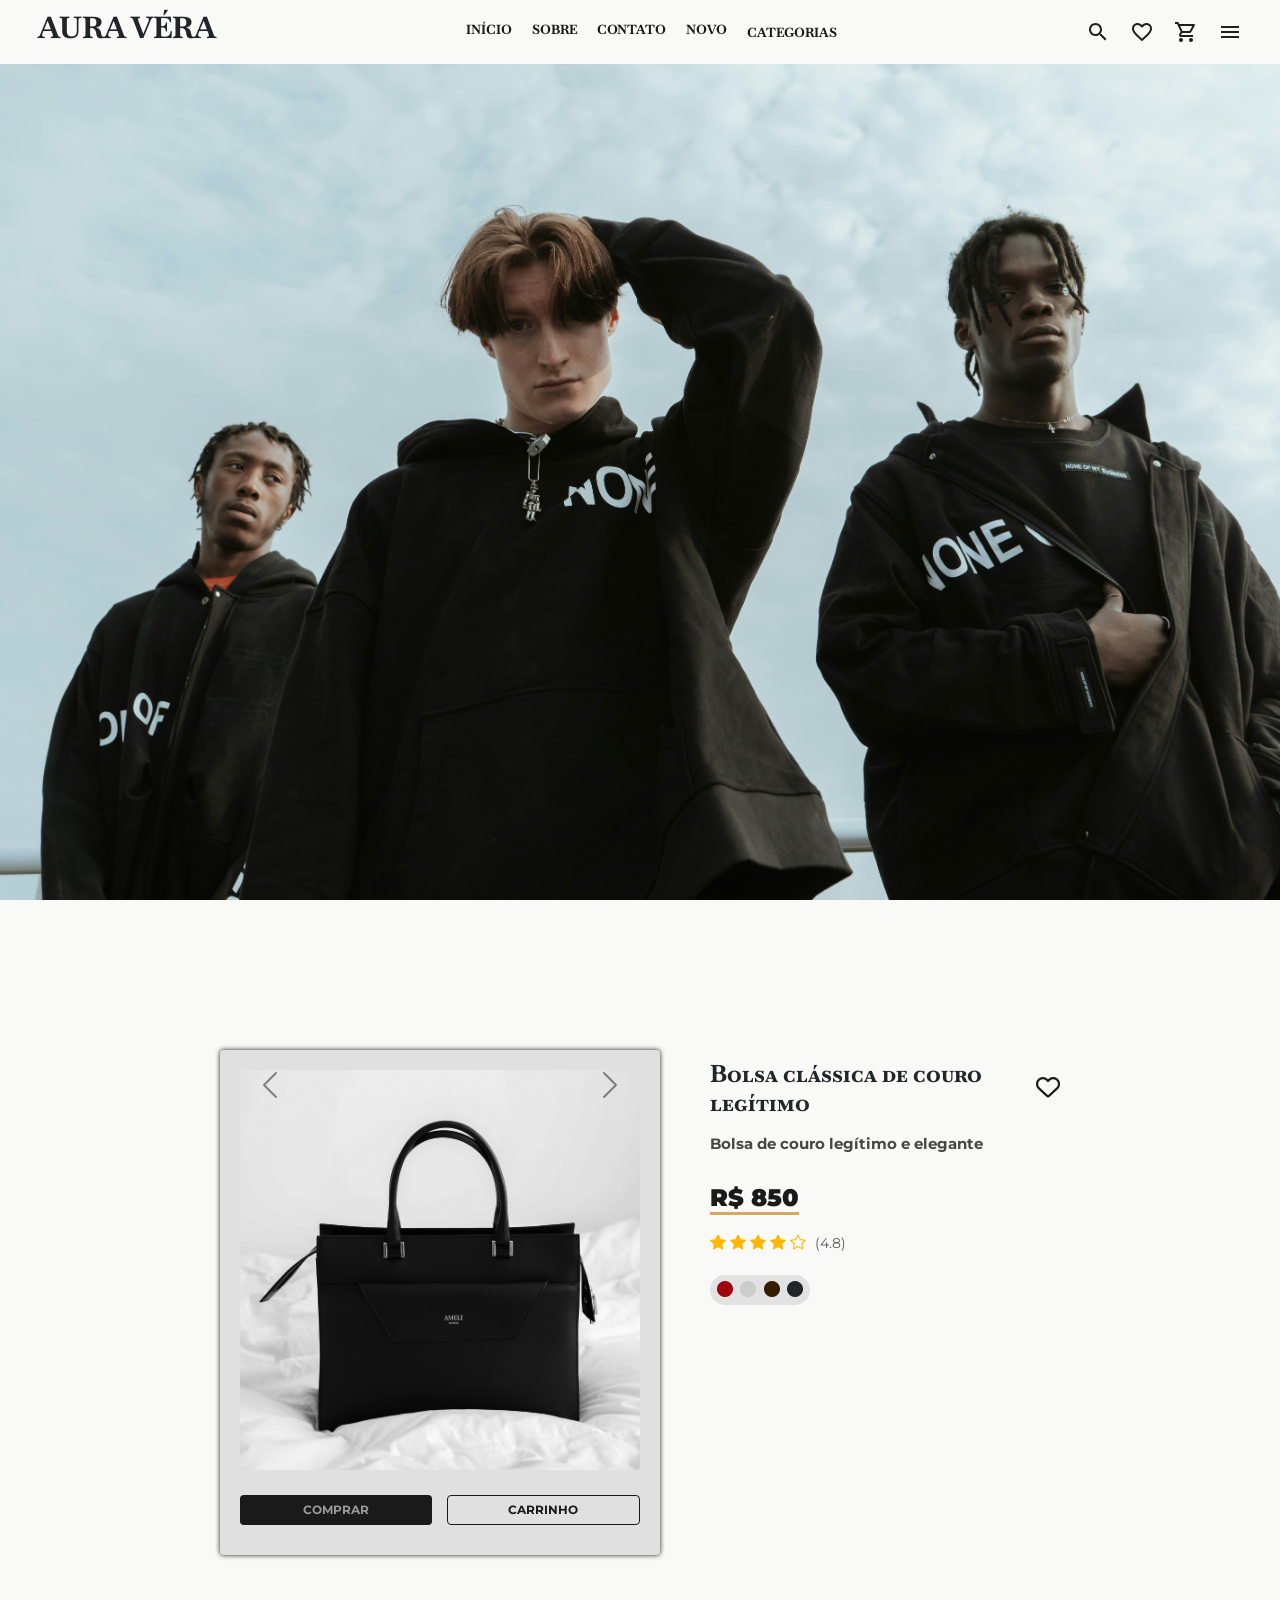
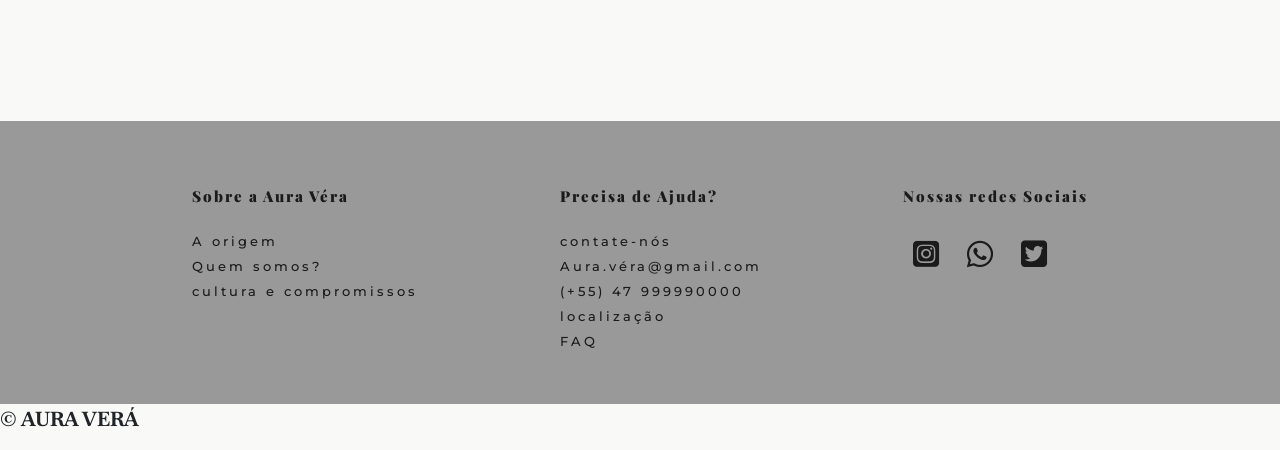
<file: bolsa.html>
<!DOCTYPE html>
<html lang="pt-br">

<head>
    <meta charset="UTF-8">
    <meta name="viewport" content="width=device-width, initial-scale=1.0">
    <title>e-commerce</title>
    <link href="https://cdn.jsdelivr.net/npm/bootstrap@5.3.8/dist/css/bootstrap.min.css" rel="stylesheet" integrity="sha384-sRIl4kxILFvY47J16cr9ZwB07vP4J8+LH7qKQnuqkuIAvNWLzeN8tE5YBujZqJLB" crossorigin="anonymous">
    <link rel="stylesheet" href="https://cdn.jsdelivr.net/npm/bootstrap-icons@1.11.3/font/bootstrap-icons.min.css">
    <link rel="stylesheet" href="css/style.css">
    <link rel="stylesheet" href="https://cdnjs.cloudflare.com/ajax/libs/font-awesome/6.4.0/css/all.min.css">


</head>

<body>
    <nav>
        <h1 class="logo">AURA VÉRA</h1>
        <div class="nav-links">
            <a href="index.html">INÍCIO</a>
            <a href="sobre.html#sobre">SOBRE</a>
            <a href="contato.html#contato">CONTATO</a>
            <a href="novo.html#novo">NOVO</a>
            <div class="nav-item-mega">
                <a class="categorias-botao" href="#">CATEGORIAS</a>

                <div class="mega-menu">
                    <div class="mega-container">
                        <div class="mega-col">
                            <h3>COLEÇÕES</h3>
                            <a href="#">Velour Force 2026</a>
                            <a href="#">clássico</a>
                            <a href="#">street</a>
                        </div>

                        <div class="mega-col">
                            <h3>CATEGORIAS</h3>
                            <a href="#">Tênis</a>
                            <a href="#">Bolsas</a>
                            <a href="#">Vestidos</a>
                        </div>

                        <div class="mega-col mega-img">
                            <a href="bolsa.html#carouselExampleFade"><img src="img.jpg/bolsa2 (1).jpg" alt="Destaque"></a>
                            <p>A BAG MAIS COMPRADA DO MOMENTO</p>
                        </div>
                    </div>
                </div>
            </div>
        </div>
        <!--icones-->
        <span class="icons">
            <a href="#"> <svg xmlns="http://www.w3.org/2000/svg" height="24px" viewBox="0 0 24 24" width="24px" fill="#1f1f1f">
                    <path d="M0 0h24v24H0V0z" fill="none" />
                    <path d="M15.5 14h-.79l-.28-.27C15.41 12.59 16 11.11 16 9.5 16 5.91 13.09 3 9.5 3S3 5.91 3 9.5 5.91 16 9.5 16c1.61 0 3.09-.59 4.23-1.57l.27.28v.79l5 4.99L20.49 19l-4.99-5zm-6 0C7.01 14 5 11.99 5 9.5S7.01 5 9.5 5 14 7.01 14 9.5 11.99 14 9.5 14z" />
                </svg></a>
            <a href="#"><svg xmlns="http://www.w3.org/2000/svg" height="24px" viewBox="0 0 24 24" width="24px" fill="#1f1f1f">
                    <path d="M0 0h24v24H0V0z" fill="none" />
                    <path d="M16.5 3c-1.74 0-3.41.81-4.5 2.09C10.91 3.81 9.24 3 7.5 3 4.42 3 2 5.42 2 8.5c0 3.78 3.4 6.86 8.55 11.54L12 21.35l1.45-1.32C18.6 15.36 22 12.28 22 8.5 22 5.42 19.58 3 16.5 3zm-4.4 15.55l-.1.1-.1-.1C7.14 14.24 4 11.39 4 8.5 4 6.5 5.5 5 7.5 5c1.54 0 3.04.99 3.57 2.36h1.87C13.46 5.99 14.96 5 16.5 5c2 0 3.5 1.5 3.5 3.5 0 2.89-3.14 5.74-7.9 10.05z" />
                </svg></a>
            <a href="#"><svg xmlns="http://www.w3.org/2000/svg" height="24px" viewBox="0 0 24 24" width="24px" fill="#1f1f1f">
                    <path d="M0 0h24v24H0V0z" fill="none" />
                    <path d="M15.55 13c.75 0 1.41-.41 1.75-1.03l3.58-6.49c.37-.66-.11-1.48-.87-1.48H5.21l-.94-2H1v2h2l3.6 7.59-1.35 2.44C4.52 15.37 5.48 17 7 17h12v-2H7l1.1-2h7.45zM6.16 6h12.15l-2.76 5H8.53L6.16 6zM7 18c-1.1 0-1.99.9-1.99 2S5.9 22 7 22s2-.9 2-2-.9-2-2-2zm10 0c-1.1 0-1.99.9-1.99 2s.89 2 1.99 2 2-.9 2-2-.9-2-2-2z" />
                </svg></a>
            <a href="#"><svg xmlns="http://www.w3.org/2000/svg" height="24px" viewBox="0 0 24 24" width="24px" fill="#1f1f1f">
                    <path d="M0 0h24v24H0V0z" fill="none" />
                    <path d="M3 18h18v-2H3v2zm0-5h18v-2H3v2zm0-7v2h18V6H3z" />
                </svg></a>
        </span>
    </nav>
    </nav>
    <header class="hero"></header>
    <main id="bolsa">
        <div class="bolsa">

            <figure>
                <div id="carouselExampleFade" class="carousel slide carousel-fade">
                    <div class="carousel-inner">
                        <div class="carousel-item active">
                            <img src="img.jpg/bolsa2 (1).jpg" alt="Bolsa - Frente" width="400" height="500" loading="lazy">
                        </div>
                        <div class="carousel-item">
                            <img src="img.jpg/bolsa2-vista-de-lado.png" alt="Bolsa - vista de lado" width="400" height="500" loading="lazy">
                        </div>
                        <div class="carousel-item">
                            <img src="img.jpg/bolsa2-vista-de-cima.png" alt="Bolsa - vista de cima" width="400" height="500" loading="lazy">
                        </div>
                    </div>

                    <button class="carousel-control-prev" type="button" data-bs-target="#carouselExampleFade" data-bs-slide="prev">
                        <span class="carousel-control-prev-icon" aria-hidden="true"></span>
                        <span class="visually-hidden">Previous</span>
                    </button>
                    <button class="carousel-control-next" type="button" data-bs-target="#carouselExampleFade" data-bs-slide="next">
                        <span class="carousel-control-next-icon" aria-hidden="true"></span>
                        <span class="visually-hidden">Next</span>
                    </button>
                </div>

                <div class="bolsa-comprar">
                    <button class="btn-comprar">COMPRAR</button>
                    <button class="btn-carrinho">CARRINHO</button>
                </div>
            </figure>

            <div class="bolsa-detalhes-fora">
                <h1>Bolsa clássica de couro legítimo
                    <a href="#" class="coracao-vazado"><i class="fa-regular fa-heart"></i></a>
                </h1>

                <figcaption>Bolsa de couro legítimo e elegante</figcaption>

                <p>R$ 850</p>
                <div class="avaliacao-estrelas">
                    <i class="bi bi-star-fill"></i>
                    <i class="bi bi-star-fill"></i>
                    <i class="bi bi-star-fill"></i>
                    <i class="bi bi-star-fill"></i>
                    <i class="bi bi-star"></i>
                    <span class="total-avaliacoes">(4.8)</span>
                </div>
                <div class="colorido">
                    <i class="bi bi-circle-fill vermelho"></i>
                    <i class="bi bi-circle-fill branco"></i>
                    <i class="bi bi-circle-fill marrom"></i>
                     <i class="bi bi-circle-fill preto"></i>
                </div>
            </div>

        </div>
    </main>
    <script src="https://cdn.jsdelivr.net/npm/bootstrap@5.3.8/dist/js/bootstrap.bundle.min.js" integrity="sha384-FKyoEForCGlyvwx9Hj09JcYn3nv7wiPVlz7YYwJrWVcXK/BmnVDxM+D2scQbITxI" crossorigin="anonymous"></script>
</body>
<footer>
    <section class="box-footer">
        <h1>Sobre a Aura Véra</h1>
        <a href="sobre.html#sobre">A origem</a>
        <a href="sobre.html#quemsomos">Quem somos?</a>
        <a href="sobre.html#cultura">cultura e compromissos</a>
    </section>
    <section class="box-footer">
        <h1>Precisa de Ajuda?</h1>
        <a href="contato.html#contato">contate-nós</a>
        <a href="mailto:Aura.véra@gmail.com">Aura.véra@gmail.com</a>
        <a href="tel:+5547999990000">(+55) 47 999990000</a>
        <a href="contato.html#contato">localização</a>
        <a href="">FAQ</a>
    </section>
    <section>
        <h1>Nossas redes Sociais </h1>
        <a href="https://www.instagram.com/accounts/login/"><i class="fa-brands fa-square-instagram"></i></a>
        <a href="https://web.whatsapp.com/"><i class="fa-brands fa-whatsapp"></i></a>
        <a href="https://x.com/?lang=pt"><i class="fa-brands fa-square-twitter"></i></a>
    </section>
</footer>
<p class="copy">&copy AURA VERÁ</p>

</html>
</file>
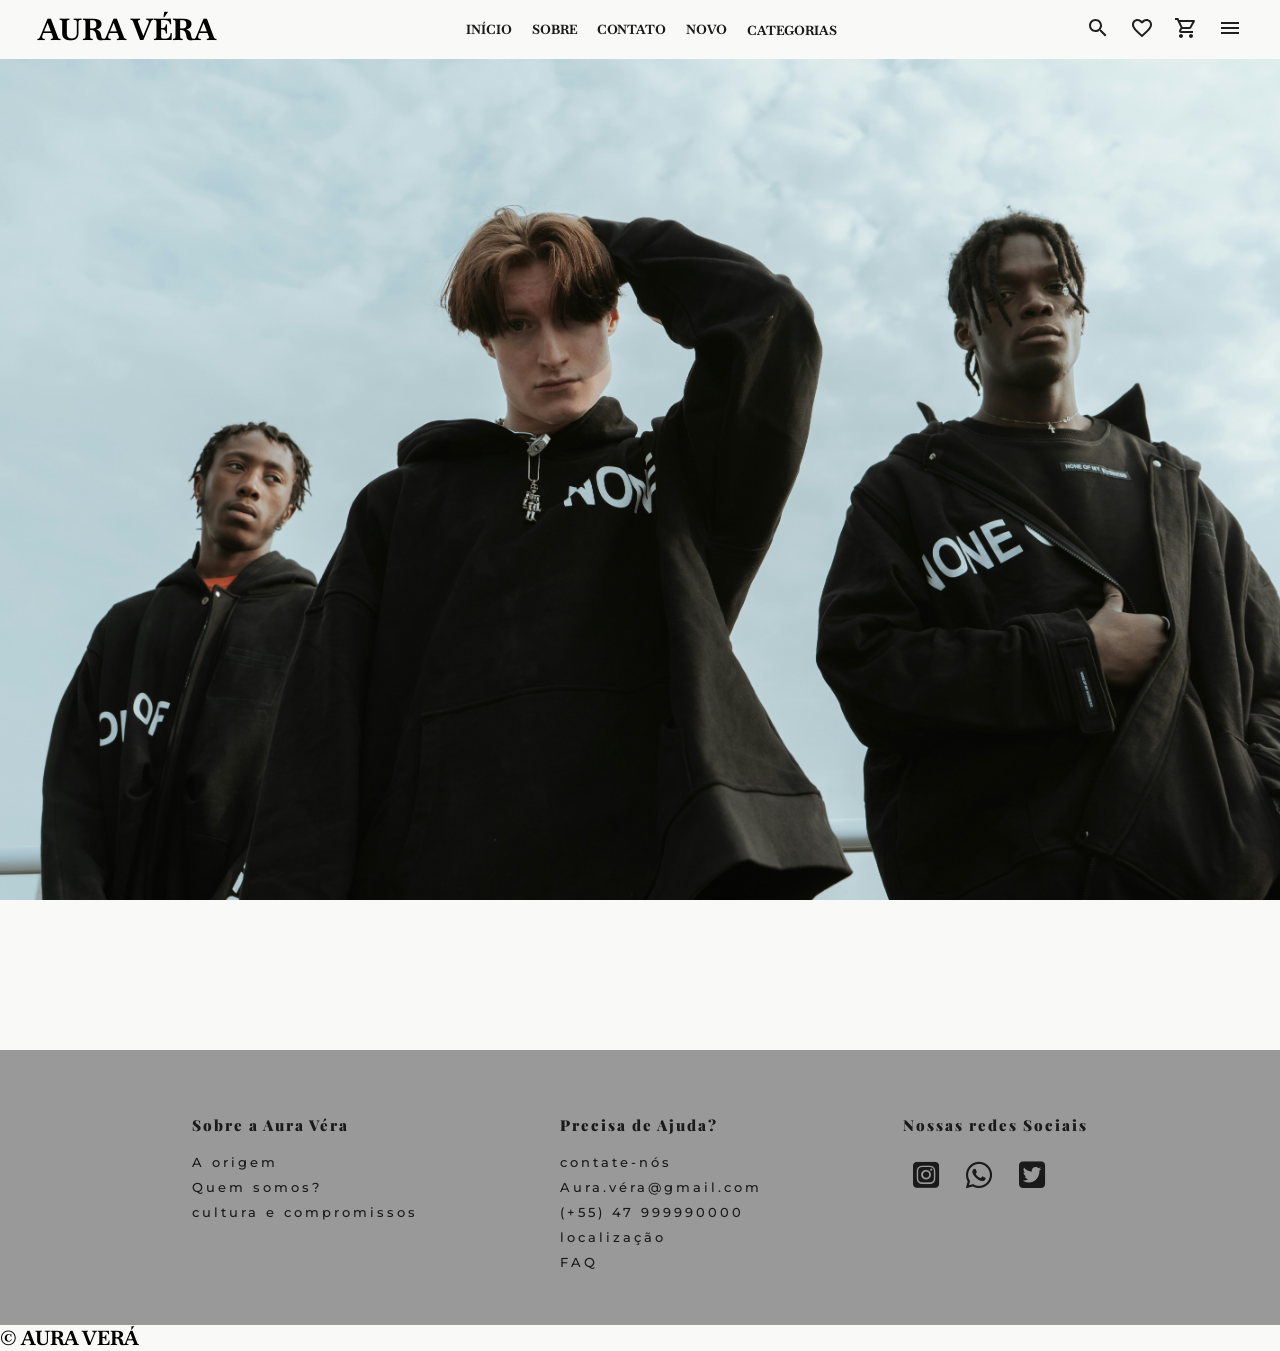
<file: categoria.html>
<!DOCTYPE html>
<html lang="pt-br">

<head>
  <meta charset="UTF-8">
  <meta name="viewport" content="width=device-width, initial-scale=1.0">
  <title>e-commerce</title>
  <link rel="stylesheet" href="css/style.css">
  <link rel="stylesheet" href="https://cdnjs.cloudflare.com/ajax/libs/font-awesome/6.4.0/css/all.min.css">


</head>

<body>
  <nav>
      <h1 class="logo">AURA VÉRA</h1>
    <div class="nav-links">
      <a href="index.html">INÍCIO</a>
      <a href="sobre.html#sobre">SOBRE</a>
      <a href="contato.html#contato">CONTATO</a>
      <a  href="novo.html#novo">NOVO</a>
  
     <div class="nav-item-mega">
    <a class="categorias-botao" href="#">CATEGORIAS</a>
    
    <div class="mega-menu">
        <div class="mega-container">
            <div class="mega-col">
                <h3>COLEÇÕES</h3>
                <a href="#">Velour Force 2026</a>
                <a href="#">clássico</a>
                <a href="#">street</a>
            </div>

            <div class="mega-col">
                <h3>CATEGORIAS</h3>
                <a href="#">Tênis</a>
                <a href="#">Bolsas</a>
                <a href="#">Vestidos</a>
            </div>

            <div class="mega-col mega-img">
              <a href="bolsa.html#carouselExampleFade"><img src="img.jpg/bolsa2 (1).jpg" alt="Destaque"></a>
                            <p>A BAG MAIS COMPRADA DO MOMENTO</p>
            </div>
        </div>
    </div>
</div>
    </div>
    <!--icones-->
    <span class="icons">
      <a href="#"> <svg xmlns="http://www.w3.org/2000/svg" height="24px" viewBox="0 0 24 24" width="24px" fill="#1f1f1f">
          <path d="M0 0h24v24H0V0z" fill="none" />
          <path d="M15.5 14h-.79l-.28-.27C15.41 12.59 16 11.11 16 9.5 16 5.91 13.09 3 9.5 3S3 5.91 3 9.5 5.91 16 9.5 16c1.61 0 3.09-.59 4.23-1.57l.27.28v.79l5 4.99L20.49 19l-4.99-5zm-6 0C7.01 14 5 11.99 5 9.5S7.01 5 9.5 5 14 7.01 14 9.5 11.99 14 9.5 14z" />
        </svg></a>
      <a href="#"><svg xmlns="http://www.w3.org/2000/svg" height="24px" viewBox="0 0 24 24" width="24px" fill="#1f1f1f">
          <path d="M0 0h24v24H0V0z" fill="none" />
          <path d="M16.5 3c-1.74 0-3.41.81-4.5 2.09C10.91 3.81 9.24 3 7.5 3 4.42 3 2 5.42 2 8.5c0 3.78 3.4 6.86 8.55 11.54L12 21.35l1.45-1.32C18.6 15.36 22 12.28 22 8.5 22 5.42 19.58 3 16.5 3zm-4.4 15.55l-.1.1-.1-.1C7.14 14.24 4 11.39 4 8.5 4 6.5 5.5 5 7.5 5c1.54 0 3.04.99 3.57 2.36h1.87C13.46 5.99 14.96 5 16.5 5c2 0 3.5 1.5 3.5 3.5 0 2.89-3.14 5.74-7.9 10.05z" />
        </svg></a>
      <a href="#"><svg xmlns="http://www.w3.org/2000/svg" height="24px" viewBox="0 0 24 24" width="24px" fill="#1f1f1f">
          <path d="M0 0h24v24H0V0z" fill="none" />
          <path d="M15.55 13c.75 0 1.41-.41 1.75-1.03l3.58-6.49c.37-.66-.11-1.48-.87-1.48H5.21l-.94-2H1v2h2l3.6 7.59-1.35 2.44C4.52 15.37 5.48 17 7 17h12v-2H7l1.1-2h7.45zM6.16 6h12.15l-2.76 5H8.53L6.16 6zM7 18c-1.1 0-1.99.9-1.99 2S5.9 22 7 22s2-.9 2-2-.9-2-2-2zm10 0c-1.1 0-1.99.9-1.99 2s.89 2 1.99 2 2-.9 2-2-.9-2-2-2z" />
        </svg></a>
      <a href="#"><svg xmlns="http://www.w3.org/2000/svg" height="24px" viewBox="0 0 24 24" width="24px" fill="#1f1f1f">
          <path d="M0 0h24v24H0V0z" fill="none" />
          <path d="M3 18h18v-2H3v2zm0-5h18v-2H3v2zm0-7v2h18V6H3z" />
        </svg></a>
    </span>
  </nav>
  <header class="hero"></header>
  <main>

  </main>
  <footer>
    <section class="box-footer">
      <h1>Sobre a Aura Véra</h1>
      <a href="sobre.html#sobre">A origem</a>
      <a href="sobre.html#quemsomos">Quem somos?</a>
      <a href="sobre.html#cultura">cultura e compromissos</a>
    </section>
    <section class="box-footer">
      <h1>Precisa de Ajuda?</h1>
      <a href="contato.html#contato">contate-nós</a>
      <a href="mailto:Aura.véra@gmail.com">Aura.véra@gmail.com</a>
      <a href="tel:+5547999990000">(+55) 47 999990000</a>
      <a href="contato.html#contato">localização</a>
      <a href="">FAQ</a>
    </section>
    <section>
      <h1>Nossas redes Sociais </h1>
      <a href="https://www.instagram.com/accounts/login/"><i class="fa-brands fa-square-instagram"></i></a>
      <a href="https://web.whatsapp.com/"><i class="fa-brands fa-whatsapp"></i></a>
      <a href="https://x.com/?lang=pt"><i class="fa-brands fa-square-twitter"></i></a>
    </section>
  </footer>
  <p class="copy">&copy AURA VERÁ</p>
</body>
</html>
</file>
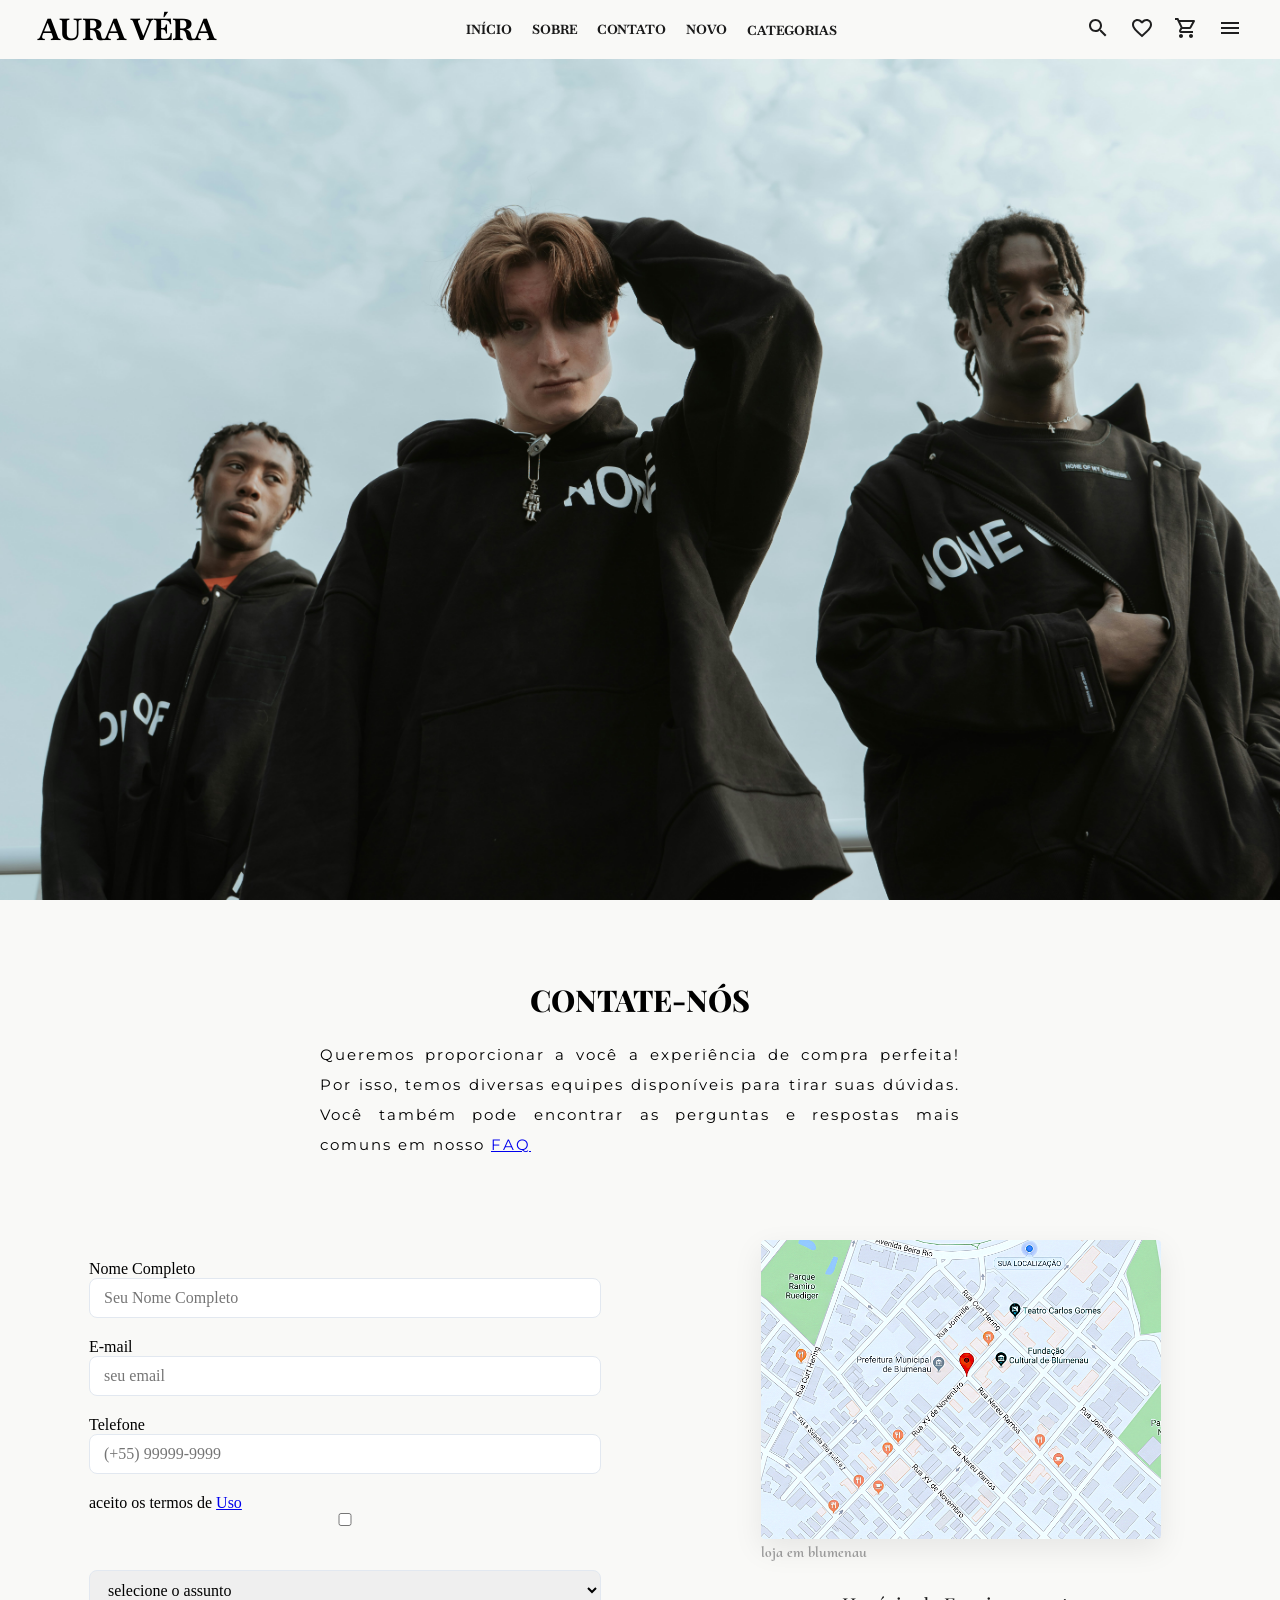
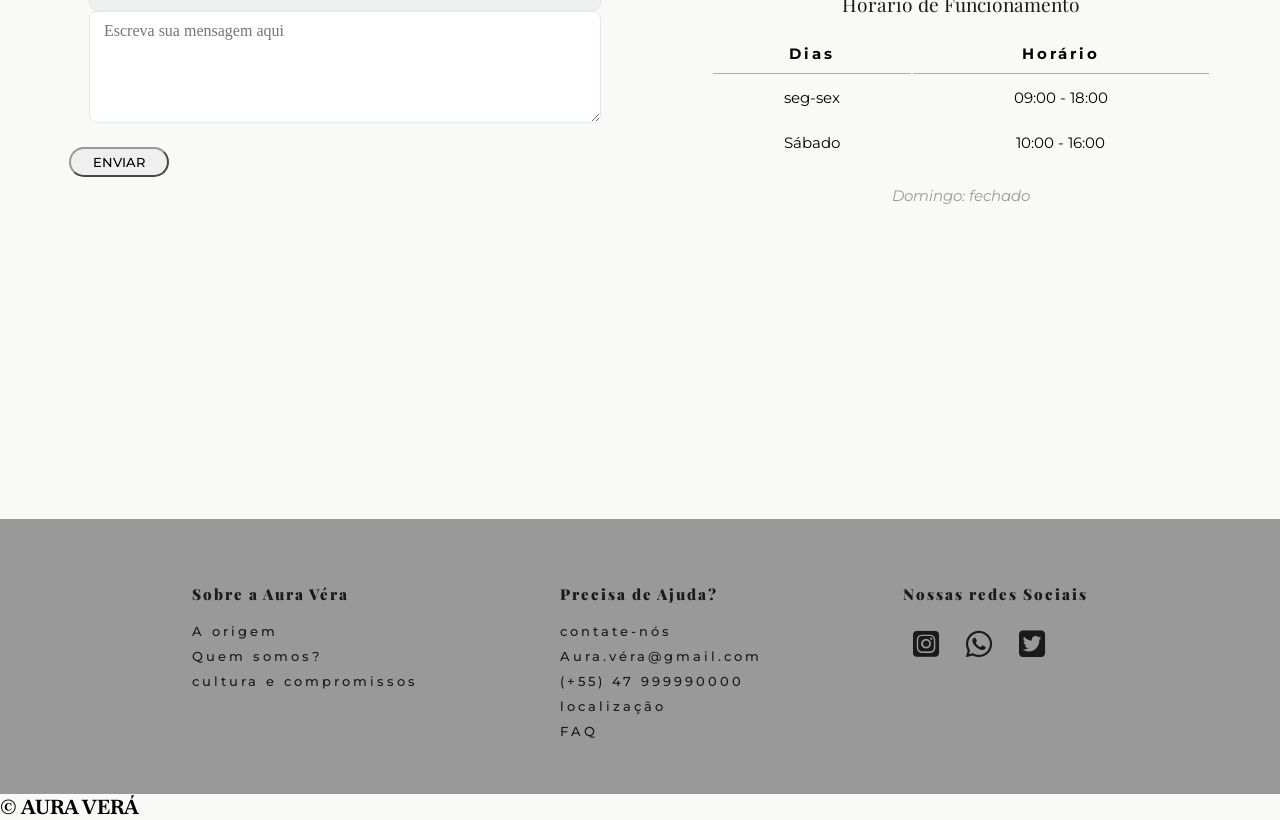
<file: contato.html>
<!DOCTYPE html>
<html lang="pt-br">

<head>
  <meta charset="UTF-8">
  <meta name="viewport" content="width=device-width, initial-scale=1.0">
  <title>e-commerce</title>
  <link rel="stylesheet" href="css/style.css">
  <link rel="stylesheet" href="https://cdnjs.cloudflare.com/ajax/libs/font-awesome/6.4.0/css/all.min.css">


</head>

<body>
  <nav>
      <h1 class="logo">AURA VÉRA</h1>
    <div class="nav-links">
      <a href="index.html">INÍCIO</a>
      <a href="sobre.html#sobre">SOBRE</a>
      <a href="contato.html#contato">CONTATO</a>
      <a href="novo.html#novo">NOVO</a>
       <div class="nav-item-mega">
    <a class="categorias-botao" href="#">CATEGORIAS</a>
    
    <div class="mega-menu">
        <div class="mega-container">
            <div class="mega-col">
                <h3>COLEÇÕES</h3>
                <a href="#">Velour Force 2026</a>
                <a href="#">clássico</a>
                <a href="#">street</a>
            </div>

            <div class="mega-col">
                <h3>CATEGORIAS</h3>
                <a href="#">Tênis</a>
                <a href="#">Bolsas</a>
                <a href="#">Vestidos</a>
            </div>

            <div class="mega-col mega-img">
              <a href="bolsa.html#carouselExampleFade"><img src="img.jpg/bolsa2 (1).jpg" alt="Destaque"></a>
                            <p>A BAG MAIS COMPRADA DO MOMENTO</p>
            </div>
        </div>
    </div>
</div>
    </div>
    </div>
    <!--icones-->
    <span class="icons">
      <a href="#"> <svg xmlns="http://www.w3.org/2000/svg" height="24px" viewBox="0 0 24 24" width="24px" fill="#1f1f1f">
          <path d="M0 0h24v24H0V0z" fill="none" />
          <path d="M15.5 14h-.79l-.28-.27C15.41 12.59 16 11.11 16 9.5 16 5.91 13.09 3 9.5 3S3 5.91 3 9.5 5.91 16 9.5 16c1.61 0 3.09-.59 4.23-1.57l.27.28v.79l5 4.99L20.49 19l-4.99-5zm-6 0C7.01 14 5 11.99 5 9.5S7.01 5 9.5 5 14 7.01 14 9.5 11.99 14 9.5 14z" />
        </svg></a>
      <a href="#"><svg xmlns="http://www.w3.org/2000/svg" height="24px" viewBox="0 0 24 24" width="24px" fill="#1f1f1f">
          <path d="M0 0h24v24H0V0z" fill="none" />
          <path d="M16.5 3c-1.74 0-3.41.81-4.5 2.09C10.91 3.81 9.24 3 7.5 3 4.42 3 2 5.42 2 8.5c0 3.78 3.4 6.86 8.55 11.54L12 21.35l1.45-1.32C18.6 15.36 22 12.28 22 8.5 22 5.42 19.58 3 16.5 3zm-4.4 15.55l-.1.1-.1-.1C7.14 14.24 4 11.39 4 8.5 4 6.5 5.5 5 7.5 5c1.54 0 3.04.99 3.57 2.36h1.87C13.46 5.99 14.96 5 16.5 5c2 0 3.5 1.5 3.5 3.5 0 2.89-3.14 5.74-7.9 10.05z" />
        </svg></a>
      <a href="#"><svg xmlns="http://www.w3.org/2000/svg" height="24px" viewBox="0 0 24 24" width="24px" fill="#1f1f1f">
          <path d="M0 0h24v24H0V0z" fill="none" />
          <path d="M15.55 13c.75 0 1.41-.41 1.75-1.03l3.58-6.49c.37-.66-.11-1.48-.87-1.48H5.21l-.94-2H1v2h2l3.6 7.59-1.35 2.44C4.52 15.37 5.48 17 7 17h12v-2H7l1.1-2h7.45zM6.16 6h12.15l-2.76 5H8.53L6.16 6zM7 18c-1.1 0-1.99.9-1.99 2S5.9 22 7 22s2-.9 2-2-.9-2-2-2zm10 0c-1.1 0-1.99.9-1.99 2s.89 2 1.99 2 2-.9 2-2-.9-2-2-2z" />
        </svg></a>
      <a href="#"><svg xmlns="http://www.w3.org/2000/svg" height="24px" viewBox="0 0 24 24" width="24px" fill="#1f1f1f">
          <path d="M0 0h24v24H0V0z" fill="none" />
          <path d="M3 18h18v-2H3v2zm0-5h18v-2H3v2zm0-7v2h18V6H3z" />
        </svg></a>
    </span>
  </nav>
  <header class="hero"></header>
  <main id="contato" class="formulario"> <!--formulario-->
  <div class="contate-nos">
    <h1>CONTATE-NÓS</h1> 
     <p>Queremos proporcionar a você a experiência de compra perfeita! Por isso, temos diversas equipes
            disponíveis para tirar suas dúvidas. Você também pode encontrar as perguntas e respostas mais
            comuns em nosso <a href="faq.html">FAQ</a></p></div>
            <div class="conteudo-contato">
    <form action="obrigado.html" method="post">
      <fieldset>
        <legend>Dados Pessoais</legend>
        <div class="campo">
          <label for="nome">Nome Completo</label>
          <input type="text" id="nome" placeholder="Seu Nome Completo" required minlength="3">
         <!--id deve ser igual ao for . required serve para colocar como obrigatorio e minlength significa minimo de x linhas-->
        </div>
        <div class="campo">
          <label for="email">E-mail</label> <input type="email" id="email" name="email" placeholder="seu email" required>
        </div>
        <div class="campo">
          <label for="telefone">Telefone</label>
          <input type="tel" id="telefone" name="telefone" 
         placeholder="(+55) 99999-9999" required>
        </div>
        <div class="campo">
          <label for="checkbox">aceito os termos de
            <a href="#"> Uso</a></label>
          <input class="checkbox" type="checkbox" id="checkbox" name="checkbox" required>
        </div>
      </fieldset>
      <fieldset class="campo">
        <legend>Mensagem</legend>
        <select id="assunto" name="assunto" required>
          <option value="">selecione o assunto</option>
          <option value="Devoluções">Devoluções</option>
          <option value="Reclamações">Reclamações</option>
          <option value="Sugestões">Sugestões</option>
          <option value="outros">Outros</option>
        </select>
        <!-- Área de texto -->
        <textarea id="mensagem" name="mensagem" placeholder="Escreva sua mensagem aqui" rows="5" minlength="10" required></textarea>

      </fieldset>
      <button type="submit">ENVIAR</button>
    </form>
    <div class="maps-table">
    <figure><a href="http://127.0.0.1:5500/img.jpg/localiza%C3%A7%C3%A3o%20aura%20vera.png"><img src="img.jpg/localização aura vera.png" alt="localização da loja Aurora véra no google maps" width="400" height="300" loading="lazy"></a>
    <figcaption class="loja-blumenau">loja em blumenau</figcaption></figure>
    <!--cria uma tabela-->
    <table>
      <caption>Horário de Funcionamento</caption>
      <thead> <!--Ela agrupa o conteúdo que serve como título das colunas.-->
        <tr>
          <th scope="col">Dias</th> <!--É uma célula de cabeçalho. Por padrão, o navegador deixa o texto em negrito e centralizado.-->
          <th scope="col">Horário</th>
          <!--scope="col": Isso é um atributo de acessibilidade. Ele avisa aos leitores de tela (para pessoas com deficiência visual) que aquele título vale para toda a coluna abaixo dele.-->
        </tr>
      </thead>
      <tbody><!--É aqui que fica o conteúdo principal e a maior parte dos dados .as linhas com os dias da semana e os horários-->
        <tr>
          <td>seg-sex</td> <!--É onde você coloca as informações normais da tabela.-->
          <td>09:00 - 18:00</td>
        </tr>
        <tr><!--Representa uma linha horizonta-->
          <td>Sábado</td>
          <td>10:00 - 16:00</td>
        </tr>
      </tbody>
      <tfoot>
        <tr>
          <td colspan="2">Domingo: fechado</td>
          <!--colspan="2": Esse atributo diz para a célula: "Ocupe o espaço de duas colunas".-->
        </tr>
      </tfoot>
    </table></div></div>

  </main>
  <footer>
    <section class="box-footer">
      <h1>Sobre a Aura Véra</h1>
      <a href="sobre.html#sobre">A origem</a>
      <a href="sobre.html#quemsomos">Quem somos?</a>
      <a href="sobre.html#cultura">cultura e compromissos</a>
    </section>
    <section class="box-footer">
      <h1>Precisa de Ajuda?</h1>
      <a href="contato.html#contato">contate-nós</a>
      <a href="mailto:Aura.véra@gmail.com">Aura.véra@gmail.com</a>
      <a href="tel:+5547999990000">(+55) 47 999990000</a>
      <a href="contato.html#contato">localização</a>
      <a href="">FAQ</a>
    </section>
    <section>
      <h1>Nossas redes Sociais </h1>
      <a href="https://www.instagram.com/accounts/login/"><i class="fa-brands fa-square-instagram"></i></a>
      <a href="https://web.whatsapp.com/"><i class="fa-brands fa-whatsapp"></i></a>
      <a href="https://x.com/?lang=pt"><i class="fa-brands fa-square-twitter"></i></a>
    </section>
  </footer>
  <p class="copy">&copy AURA VERÁ</p>
</body>

</html>
</file>
<file: css/style.css>
@import url("https://fonts.googleapis.com/css2?family=Baskervville+SC:wght@455&family=Cormorant+Upright:wght@300;400;500;600;700&family=Montserrat:ital,wght@0,100..900;1,100..900&family=Playfair+Display:ital,wght@0,400..900;1,400..900&display=swap");

:root {
  --texto1: #1a1a1a;
  --texto2: #fefefe;
  --detalhes: #d4ab5e;
  --fundo: #f9f9f7;
  --superficie: #999; 
  --superficie-card-compra: #e0e0e0;
  --font1: "Playfair Display", serif;
  --font2: "Baskervville SC", serif;
  --font3: "Cormorant Upright", serif;
  --leitura4: "Montserrat", sans-serif; /*textos de leitura*/
}
*,
*::before,
*::after {
  box-sizing: border-box;
  margin: 0;
  padding: 0;
}
body {
  background-color: var(--fundo);

}
.logo
{
  font-family: var(--font2);
  font-weight: 800;
  font-size: 30px;

}
.hero {
  width: 100%;
  height: 100vh;
  background-image: url("../img.jpg/homenss.jpg");
  background-size: cover;
  background-position: center;
  background-repeat: no-repeat;
} /*imagem de destaque dos tres modelos*/

.nav-links {
display: flex;
gap: 20px;
}
nav {
  background-color: var(--fundo);
  display: flex;
  justify-content: space-between;
  flex-wrap: nowrap;
  padding: 10px 3%;
 min-height: 40px;
  align-items: center;
  position: fixed;
  width: 100%;
  z-index: 10;
} /*barra de navegação*/
.nav-links a {
  text-decoration: none;
  color: var(--texto1);
  font-family: var(--font2);
  font-size: 13px;
  font-weight: 700;
 
}/*os botoes da nav*/

nav a:hover {
  color: var(--superficie);
} /*efeito  de cor ao passar o mouse nos botões da nav*/

.icons {
  display: flex;
  gap: 20px;
  justify-content: flex-end;
} /*icones da mav*/

.icons svg:hover {
  fill: var(--superficie);
} /*efeito de cor ao passar o mouse nos icones da nav*/


/*as duas imagens da nova coleção destacada*/
.colecao {
  display: grid;
  grid-template-columns: 1fr 1fr;
  width: 100%;
  height: auto;
  gap: 1%;
}
.box-colecao {
  position: relative;
  overflow: hidden;
  transition:
    transform 0.8s ease,
    opacity 0.3s;
}
.grid-imagens { /* as imagens da coleção*/
  display: grid;
  grid-template-columns: repeat(auto-fit, minmax(300px, 1fr));
  width: 100%;
  gap: 20px;
}
.colecao {
  display: flex;
  flex-direction: column; /* Empilha a introdução em cima do grid */
  align-items: center;
  padding: 80px 0;
  width: 100%;
}

.intro-colecao {
  text-align: center;
  margin-bottom: 60px;
  padding: 0 20px;
}

.intro-colecao h1 {
  font-family: var(--font1);
  font-size: 3rem;
  letter-spacing: 5px;
  text-transform: uppercase;
  margin-bottom: 10px;
}

.intro-colecao p {
  font-family: var(--font3);
  font-size: 1.3rem;
  max-width: 600px;
  margin: 0 auto;
  color: var(--superficie);
  font-weight: 900;
  font-style: italic;
}
.box-colecao img {
  width: 100%;
  object-fit: cover;
  object-position: center;
}
.box-colecao:hover {
  opacity: 0.8;
  transform: scale(1.03);
}
.text-colecao {
  position: absolute;
  bottom: 10%;
  left: 30%;
}

.botao-colecao-comprar {
  color: var(--texto2);
  font-family: var(--font3);
  font-weight: 900;
  font-size: 20px;
  text-decoration: underline;
  text-underline-offset: 10px;
  text-decoration-color: var(--detalhes);
  display: flex;
  justify-content: center;

}
.botao-colecao-comprar:hover{
color: var(--detalhes);
}
figcaption {
  color: var(--texto2);
  font-family: var(--font1);
  font-size: xx-large;
  font-weight: 700;
}
.categorias {
  display: flex;
  flex-wrap: wrap;
  justify-content: center;
  margin-top: 20vh;
  width: 100%;
  min-height: auto;
  gap: 15px;
  padding: 15px;
}

.categorias section {
  display: flex;
  flex-direction: column;
  text-align: center;
  justify-content: center;
  font-family: var(--font1);
  font-size: 14px;
  letter-spacing: 5px;
  text-decoration: underline;
  text-underline-offset: 20px;
  text-decoration-color: var(--detalhes);
  text-transform: uppercase;
}
.texto-categorias {
  padding-top: 20px;
}

.categorias img {
  max-width: 100%;
  max-height: 70%;
  object-fit: cover;
  transition:
    transform 0.5s ease-in-out,
    opacity 0.9s ease-in-out;
}
.categorias img:hover {
  opacity: 0.8;
  transform: scale(1.03);
}

/*pagina sobre*/

.auravera {
  color: var(--texto1);
  font-family: var(--font1);
  font-weight: 800;
  font-size: 50px;
}
.sobre img {
  max-width: 100%;  
  height: auto;    
  display: block;
}
.sitacao {
  font-family: var(--font3);
  font-size: 15px;
  font-weight: 800;
  font-style: italic;
  color: var(--superficie);
}
.box-destaque { /* é todo o conteudo, o texto aura vera, sobre e as imagens */
  display: grid;
  justify-content: center;
  text-align: center;
  margin: 50px 0;
 
 
}
.sobre-box {
  display: flex;
  justify-content: center;
  align-items: flex-start;
  max-width: 1200px; 
  margin: 0 auto; 
  gap: 50px;
     padding: 0 150px;       
}

.sobre h2,
.sobre h3,
.sobre h4 {
  font-family: var(--font1);
  font-size: 1.5rem;
  letter-spacing: 3px;
  text-transform: uppercase; /*tudo maiusculo*/
  margin-bottom: 20px;
  display: flex;
  align-items: center;
  gap: 15px;
  padding: 50px 0px;
}
/* traço dourado antes do texto */
.texto::before {
  content: "";
  width: 50px;
  height: 2px;
  background-color: var(--detalhes);
  display: inline-block;
}
.sobre p {
  font-family: var(--leitura4);
  font-weight: 400;
  font-size: 13px;
  line-height: 1.5rem; /*espaço entre as letras*/
  text-align: justify;
  margin-bottom: 100px;
}
#sobre {
  padding: 50px 0;
} /*dá o espaço necessario para a ancora encaixar o nome da Aurora*/
.matriz {
  border-radius: 4px;
  transition: transform 0.5s;
} /*arredonda a borda da foto da matriz e prepara o hover*/
.matriz:hover {
  transform: scale(1.03);
} /*faz a foto da matriz crescer*/
.matriz-texto {
  color: var(--superficie);
  font-size: 12px;
  font-family: var(--font3);
  margin: 10px;
} /*loja matriz- milão*/

.sobre-texto {
  border-right: solid 1px var(--superficie-card-compra);
  padding-right: 50px;
  flex: 1; /* Faz as duas colunas dividirem o espaço igualmente */
}
.sobre-coluna-direita{
  flex: 1;
}
/*formulario de contato*/

/* Reset dos campos — padrão profissional */
input,
select,
textarea {
  width: 100%;
  padding: 10px 14px;
  border: 1px solid #e2e8f0;
  border-radius: 8px;
  font-size: 1rem;
  font-family: inherit;
  transition:
    border-color 0.2s,
    box-shadow 0.2s;
}

/* Anel de foco visível */
input:focus,
select:focus,
textarea:focus {
  outline: none;
  border-color: var(--texto1);
  box-shadow: 0 0 0 1px var(--texto1);
}
.contate-nos {
  margin: 80px 0;
  flex-direction: column;
  display: flex;
  align-items: center;
  justify-content: center;
  text-align: justify;
  gap: 20px;
}
.contate-nos h1 {
  font-family: var(--font1);
  font-size: 30px;
  font-weight: 800;
}
.contate-nos p {
  width: 50%;
  font-family: var(--leitura4);
  font-size: 15px;
  font-weight: 400;
  line-height: 30px;
  letter-spacing: 2px;
}

.campo {
  min-width: 40vw;
  margin: 20px;
  transition: transform 0.8s;
}
.campo:hover {
  transform: scale(1.01);
}
fieldset {
  border: none;
  margin: 0;
  padding: 0;
}

legend {
  display: none; /*tira as legendas visualmente mas mantem para leitores de tela */
}
button {
  width: 100px;
  height: 30px;
  border-radius: 15px;
  font-family: var(--leitura4);
  font-weight: 500;
  border-color: var(--superficie);
}
button:hover {
  background-color: #e0e0e0;
}
.maps-table {
  display: flex;
  flex-direction: column;
  align-items: center;
  gap: 30px;
  width: 100%;
  max-width: 500px;
  margin-bottom: 150px;
}
.maps-table img {
  width: 400px;
  height: auto;
  border-radius: 4px;
  box-shadow: 0 10px 30px rgba(0, 0, 0, 0.08);
  transition: transform 0.4s ease;
  
}
.maps-table img:hover{
transform: scale(1.03);
}
.loja-blumenau {
  /*texto figcaption*/
  color: var(--superficie);
  font-size: 15px;
  font-family: var(--font3);
}
table {
  width: 100%;
  text-align: center;
  font-family: var(--leitura4);
  font-size: 15px;
}
table caption {
  font-family: var(--font1);
  font-size: 1.2rem;
  margin-bottom: 15px;
  color: var(--texto1);
}
th {
  border-bottom: 1px solid var(--detalhes);
  padding: 10px;
  letter-spacing: 3px;
}

td { /*dá espaço entre as linhas horizontal*/
  padding: 12px 10px;
  text-align: center;
}

tfoot td {
  padding-top: 20px;
  font-style: italic;
  color: var(--superficie);
}
.conteudo-contato{
   width: 100%;
   flex-wrap: wrap;
  display: flex;
  justify-content: center;
  gap: 90px;
  margin-top: 50px;
}

/*card com as novas coleções*/

.row{
  margin: 0 auto;
  max-width: 1200px;
  padding: 0 20px;
}
.card{
  border: none;
  object-fit: cover;
  transition: transform 0.4s ease-in-out;
}
.card:hover{ /*peguei esse filtro do site cssfilter*/
  transform: scale(1.02);
   position: relative;
  -webkit-filter: contrast(90%) brightness(110%) saturate(150%) hue-rotate(-10deg);
  filter: contrast(90%) brightness(110%) saturate(150%) hue-rotate(-10deg);
}
.card-img-top {
  width: 100%;
  height: 300px;
  object-fit: cover; 
}
.nova-colecao {
  display: flex;
  flex-direction: column;
text-align: center;
padding: 100px;
gap: 20px;
}
.nova-colecao h1{
  font-family: var(--font1);
  font-size:2.3rem;

}
.nova-colecao p{
  font-family: var(--font2);
  letter-spacing: 5px;
  font-size: 1.3rem;

}

/*botão de categorias*/

/* Container que segura o botão e o menu */
.nav-item-mega {
  position: static; /* Importante para o menu usar a tela toda como referência */
}

/* O Menu escondido */
.mega-menu {
  display: none;
  position: absolute;
  top: 100%;
  left: 0;
  width: 100vw;
  background-color: white;
  border-bottom: 1px solid var(--superficie);
  z-index: 999;
  padding: 40px 0;
  box-shadow: 0 15px 30px rgba(0,0,0,0.05);
}
.mega-menu::before {
  content: "";
  position: absolute;
  top: -20px;
  left: 0;
  width: 100%;
  height: 20px;
  background-color: transparent; 
}

/* Mostra ao passar o mouse */
.nav-item-mega:hover .mega-menu {
  display: block;
  animation: fadeIn 0.3s ease-in-out;
}

/* Alinhamento das colunas dentro do menu */
.mega-container {
  max-width: 1200px;
  margin: 0 auto;
  display: flex;
  justify-content: space-around;
  padding: 0 50px;
}

.mega-col h3 {
  font-family: var(--font1);
  font-size: 14px;
  letter-spacing: 2px;
  margin-bottom: 20px;
  color: var(--superficie); 
}

.mega-col a {
  display: block;
  text-decoration: none;
  color: var(--texto1);
  font-family: var(--leitura4);
  font-size: 13px;
  padding: 8px 0;
  transition: 0.2s;
}

.mega-col a:hover {
  color: var(--superficie);
  padding-left: 5px;
}

/* Estilo da Imagem Destaque */
.mega-img img {
  width: 250px;
  height: 200px;
  object-fit: cover;
  object-position:center;
  margin-bottom: 10px;
}

.mega-img p {
  font-size: 11px;
  letter-spacing: 1px;
  font-weight: bold;
}

@keyframes fadeIn {
  from { opacity: 0; transform: translateY(-5px); }
  to { opacity: 1; transform: translateY(0); }
}

/*footer*/

footer{
  margin-top: 150px;
  padding: 50px;
  background-color: var(--superficie);
  display: flex;
  justify-content: space-evenly;

}
.box-footer{
  display: flex;
  flex-direction: column;
  
}
footer h1{
  color: var(--texto1);
  font-family: var(--font1);
  font-size: 15px;
  font-weight: 900;
  line-height:50px;
  letter-spacing: 2px;
 
}
.copy{
  font-family: var(--font2);
  font-weight: 900;
  font-size: 20px;
}
footer a{
  color: var(--texto1);
  font-family: var(--leitura4);
  font-size: 13px;
  letter-spacing: 3px;
  line-height: 25px;
  font-weight: 500; 
  text-decoration: none;
  color: var(--texto1);
}
.fa-brands{
  font-size: 30px;
margin: 10px;
}
/* pagina da bolsa */
.bolsa {
  margin: 150px auto;
  display: flex;
  flex-direction: row; /* Coloca o container com relevo e os textos lado a lado */
  align-items: flex-start;
  justify-content: center;
  gap: 50px; 
}

/* CONTAINER COM RELEVO */
.bolsa figure {
  background-color: var(--superficie-card-compra);
  width: 440px; 
  padding: 20px 20px 30px 20px;
  border-radius: 4px;
  box-shadow: 0 0 5px var(--texto1);
  display: flex;
  flex-direction: column; /* Deixa o carrossel em cima e os botões embaixo */
  gap: 25px; /* Espaço entre o carrossel e os botões */
}

/* BLOCO DE TEXTOS DO LADO DE FORA */
.bolsa-detalhes-fora {
  display: flex;
  flex-direction: column;
  align-items: flex-start;
  width: 350px; 
  padding-top: 10px;
}

/* Imagem dentro do Carrossel */
.bolsa .carousel-item img {
  display: flex;
  margin: 0 auto;
  object-fit: cover;
  height: 400px;
  width: 400px;
  object-position: bottom;
  border-radius: 4px; 
  transition: transform 0.5s;
}

.bolsa .carousel-item img:hover {
  transform: scale(1.03);
}

/* Título  */
.bolsa h1 {
  font-family: var(--font2);
  font-size: 24px;
  font-weight: 700;
  text-align: left;
  margin-bottom: 15px;
  display: flex;
  align-items: center;
  justify-content: space-between;
  width: 100%;
}

.bolsa h1 a {
  text-decoration: none;
}

/* Descrição figcaption */
.bolsa figcaption {
  display: block;
  font-family: var(--leitura4);
  color: var(--texto1);
  font-size: 15px;
  opacity: 0.8;
  margin-bottom: 25px;
  text-align: left;
}

/* Preço */
.bolsa p {
  font-family: var(--leitura4);
  color: var(--texto1);
  font-weight: 900; 
  font-size: 24px;
  text-decoration: underline 3px var(--detalhes);
  text-underline-offset: 6px;
  text-align: left;
  margin-bottom: 0;
} 

/* Botões de comprar dentro do card */
.bolsa .bolsa-comprar {
  display: flex;
  justify-content: center;
 gap: 15px;
  width: 100%;
}

.bolsa .bolsa-comprar button {
  border: none;
  display: flex;
  justify-content: center;
  align-items: center;
  font-size: 12px;
  font-weight: bold;
  border-radius: 4px; 
  padding: 12px 0;
  flex: 1; /* Faz os dois botões dividirem o espaço do card igualmente */
  cursor: pointer;
  transition: all 0.3s ease;
}

.bolsa .btn-comprar {
  background-color: var(--texto1); 
  color: var(--superficie);
}

.bolsa .btn-carrinho {
  background-color: transparent;
  color: var(--texto1);
  border: 1px solid var(--texto1) !important;
}

.bolsa .btn-comprar:hover {
  opacity: 0.9;
  transform: translateY(-2px);
}

.bolsa .btn-carrinho:hover {
  background-color: var(--detalhes);
  color: var(--texto1);
  box-shadow: 0 0 5px var(--detalhes);
}

/* Reação de favoritos */
.fa-heart {
  color: var(--texto1);
  margin-left: 10px;
  cursor: pointer; 
  transition: transform 0.2s ease, color 0.2s ease;
  display: inline-block; 
}

.fa-heart:hover {
  transform: scale(1.3);
  color: #a1000d; 
}

.fa-heart:hover::before {
  content: "\f004"; 
  font-family: "Font Awesome 6 Free"; 
  font-weight: 900; 
}

/* Setas do carrossel */
.bolsa #carouselExampleFade .carousel-control-prev-icon,
.bolsa #carouselExampleFade .carousel-control-next-icon {
  filter: invert(1) !important; 
  opacity: 0.9 !important;
}

/*estrelas like*/

/* Container das estrelas */
.avaliacao-estrelas {
  display: flex;
  align-items: center;
  gap: 4px;
  margin-top: 15px; 
}

.avaliacao-estrelas .bi {
  color: #ffb703; 
  font-size: 16px;
  transition: transform 0.3s;
}
.bi:hover{
transform: scale(1.8);
cursor: pointer;
}
.avaliacao-estrelas .total-avaliacoes {
  font-family: var(--leitura4);
  color: var(--texto1);
  font-size: 14px;
  opacity: 0.7;
  margin-left: 5px;
}

/*container colorido*/
.vermelho.bi {
  color: #a1000d;
}
.branco.bi{
  color: #cccccc;
}
.marrom.bi{
  color: #351d03;
}
.colorido{
  background-color: #e2e2e2;
margin: 20px 0;
min-width: 100px;
min-height: 30px;
border-radius: 20px;
display: flex;
justify-content: space-evenly;
align-items: center;
}
</file>
